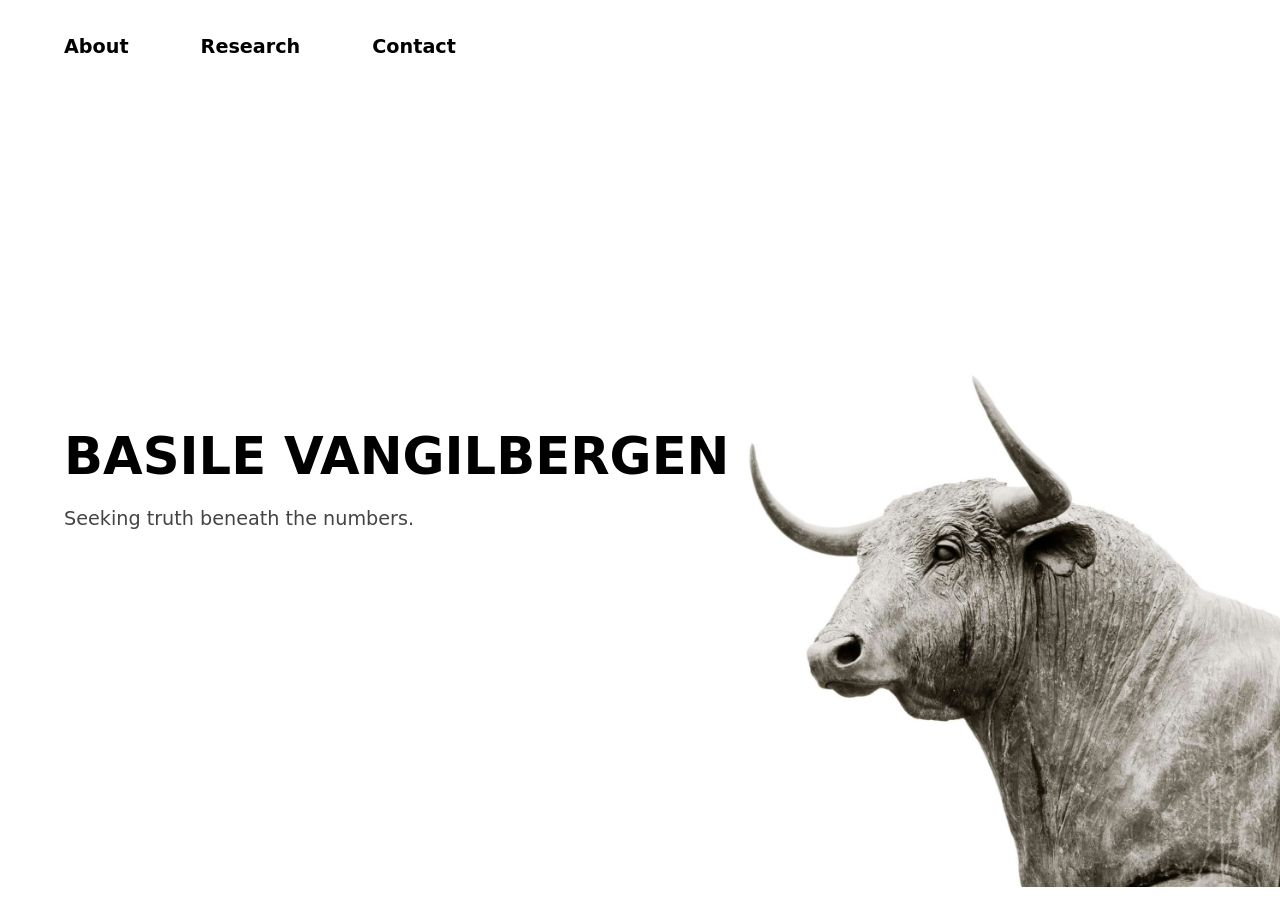
<file: index.html>
<!DOCTYPE html>
<html lang="en">
<head>
  <meta charset="UTF-8">
  <meta name="viewport" content="width=device-width, initial-scale=1">
  <title>Basile Vangilbergen | Finance Research</title>
  <link rel="stylesheet" href="style.css">
</head>
<body class="home">

  <header>
    <nav>
      <a href="about.html">About</a>
      <a href="research.html">Research</a>
      <a href="contact.html">Contact</a>
    </nav>
  </header>

  <main class="hero">
    <div class="hero-text">
      <h1>Basile Vangilbergen</h1>
      <p class="intro">
        Seeking truth beneath the numbers.
      </p>
    </div>

    <img src="images/bull.jpg" alt="Bull statue, symbol of rising markets" class="hero-image">
  </main>

</body>
</html>
</file>
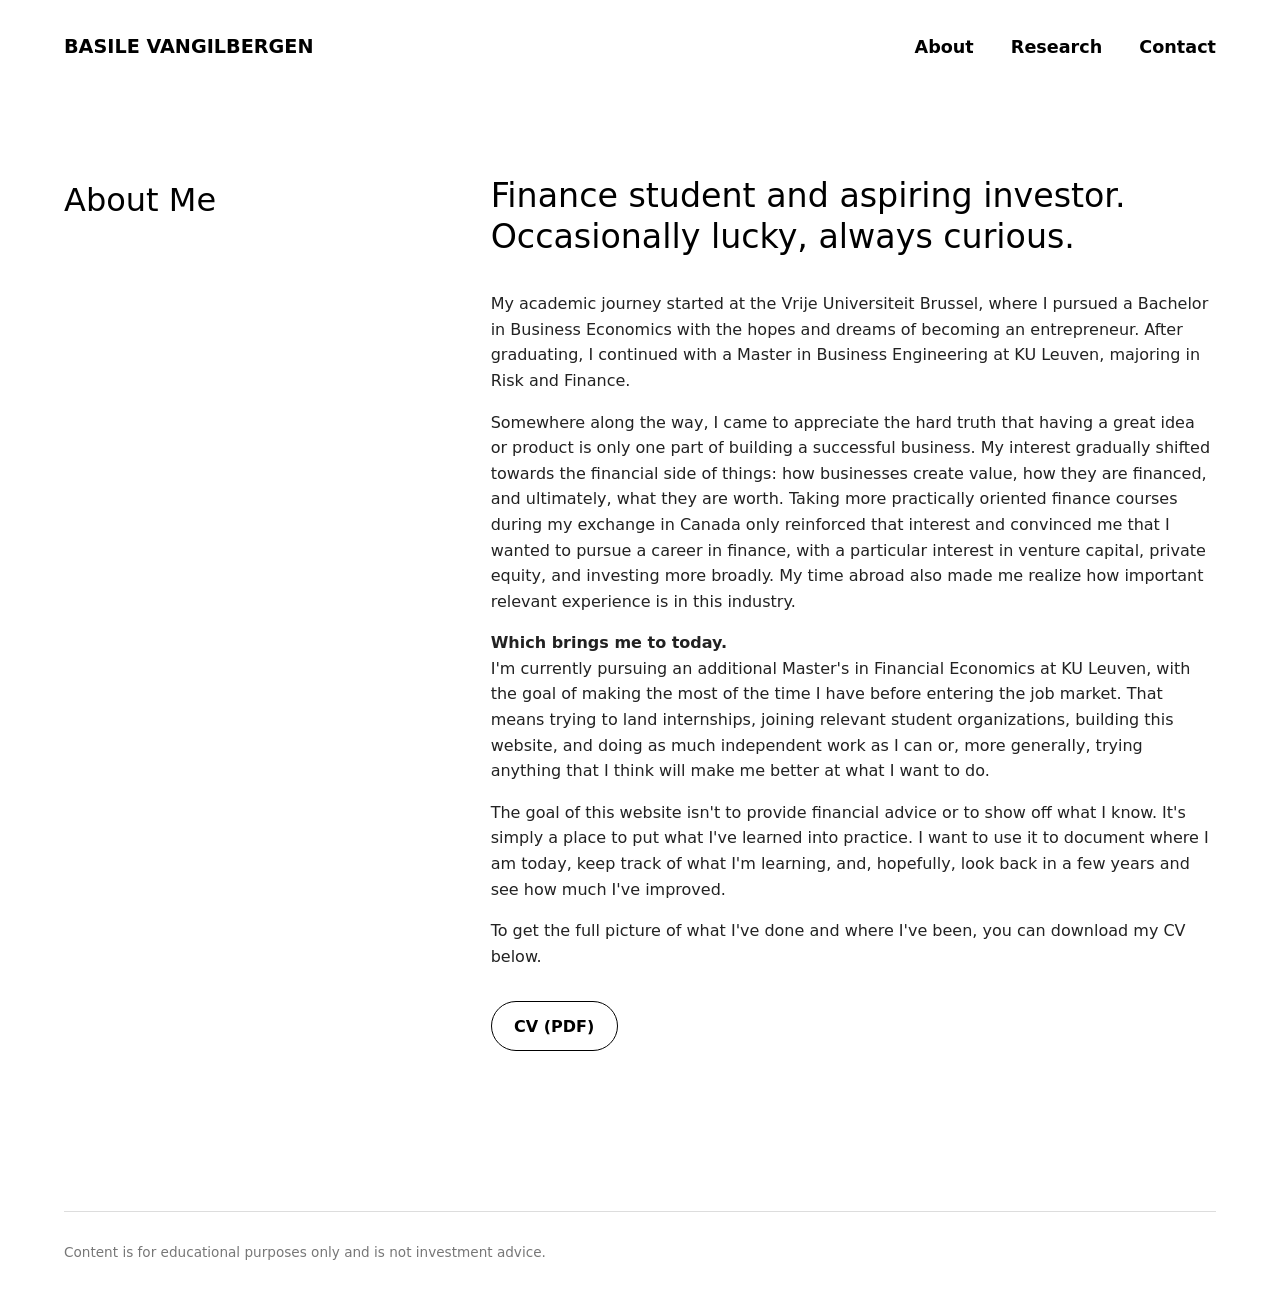
<file: about.html>
<!DOCTYPE html>
<html lang="en">
<head>
  <meta charset="UTF-8">
  <meta name="viewport" content="width=device-width, initial-scale=1">
  <title>About | Basile Vangilbergen</title>
  <link rel="stylesheet" href="style.css">
</head>
<body class="inner">

  <header class="site-header">
    <a href="index.html" class="site-name">Basile Vangilbergen</a>
    <nav>
      <a href="about.html">About</a>
      <a href="research.html">Research</a>
      <a href="contact.html">Contact</a>
    </nav>
  </header>

  <main class="split">
    <h1 class="split-label">About Me</h1>

    <div class="split-content">
      <p class="lead">
        Finance student and aspiring investor. Occasionally lucky, always curious.
      </p>
      <p>
        My academic journey started at the Vrije Universiteit Brussel, where I pursued a
        Bachelor in Business Economics with the hopes and dreams of becoming an
        entrepreneur. After graduating, I continued with a Master in Business Engineering
        at KU Leuven, majoring in Risk and Finance.
      </p>

      <p>
        Somewhere along the way, I came to appreciate the hard truth that having a great
        idea or product is only one part of building a successful business. My interest
        gradually shifted towards the financial side of things: how businesses create
        value, how they are financed, and ultimately, what they are worth. Taking more
        practically oriented finance courses during my exchange in Canada only reinforced
        that interest and convinced me that I wanted to pursue a career in finance, with a
        particular interest in venture capital, private equity, and investing more broadly.
        My time abroad also made me realize how important relevant experience is in this 
        industry.
      </p>

      <p>
        <strong>Which brings me to today.</strong><br>
        I'm currently pursuing an additional Master's in Financial Economics at KU Leuven,
        with the goal of making the most of the time I have before entering the job market.
        That means trying to land internships, joining relevant student organizations,
        building this website, and doing as much independent work as I can or, more
        generally, trying anything that I think will make me better at what I want to do.
      </p>

      <p>
        The goal of this website isn't to provide financial advice or to show off what I
        know. It's simply a place to put what I've learned into practice. I want to use it
        to document where I am today, keep track of what I'm learning, and, hopefully, look
        back in a few years and see how much I've improved.
      </p>

      <p>
        To get the full picture of what I've done and where I've been, you can download my
        CV below.
      <p class="downloads">
          <a href="files/CV/Basile_Vangilbergen_CV.pdf" class="download">CV (PDF)</a>
        </p>
    </div>
  </main>

  <footer>
    <p>Content is for educational purposes only and is not investment advice.</p>
  </footer>

</body>
</html>
</file>
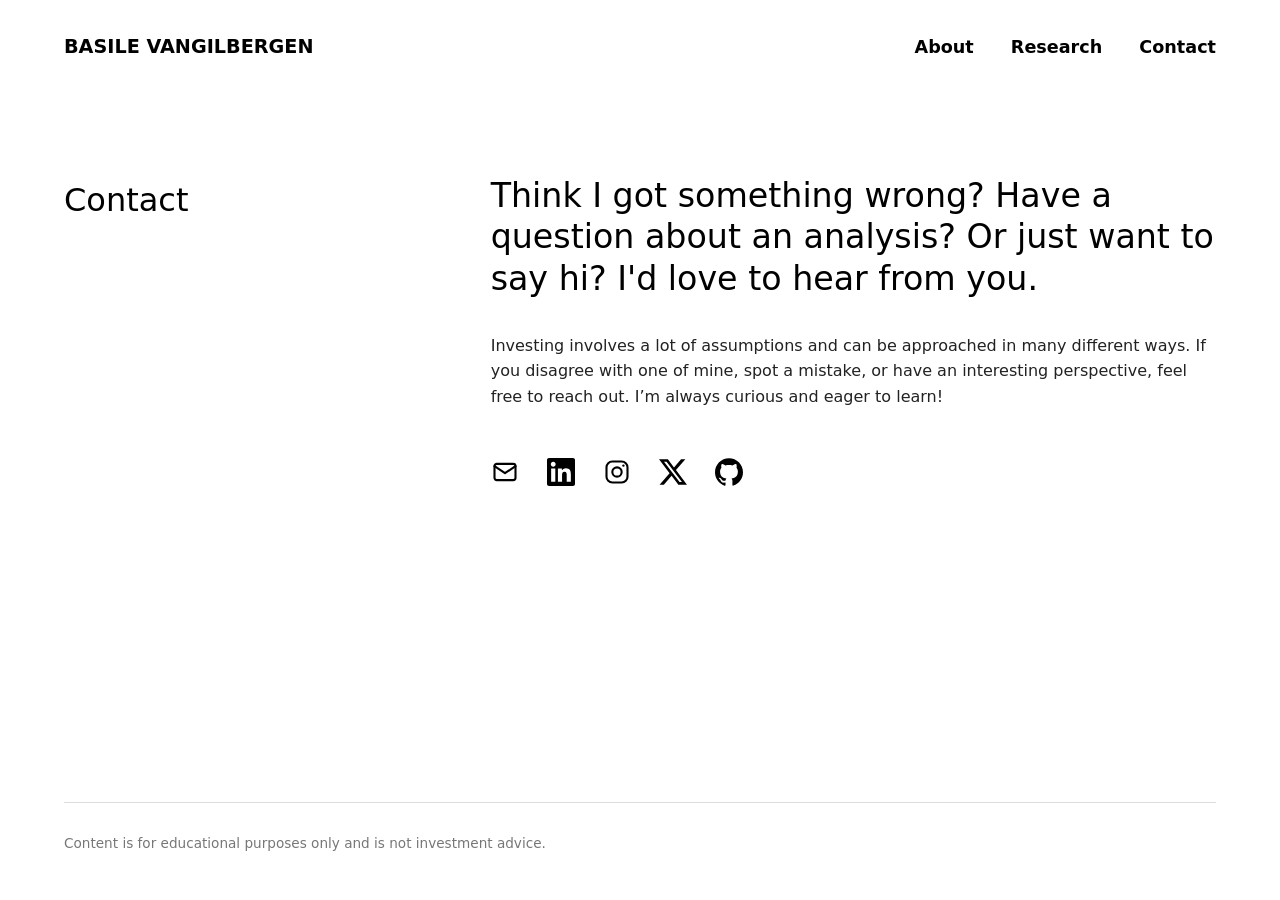
<file: contact.html>
<!DOCTYPE html>
<html lang="en">
<head>
  <meta charset="UTF-8">
  <meta name="viewport" content="width=device-width, initial-scale=1">
  <title>Contact | Basile Vangilbergen</title>
  <link rel="stylesheet" href="style.css">
</head>
<body class="inner">

  <header class="site-header">
    <a href="index.html" class="site-name">Basile Vangilbergen</a>
    <nav>
      <a href="about.html">About</a>
      <a href="research.html">Research</a>
      <a href="contact.html">Contact</a>
    </nav>
  </header>

  <main class="split">
    <h1 class="split-label">Contact</h1>

    <div class="split-content">
      <p class="lead">
        Think I got something wrong? Have a question about an analysis? Or just want to 
        say hi? I'd love to hear from you.
      </p>
      <p>
        Investing involves a lot of assumptions and can be approached in many different ways. 
        If you disagree with one of mine, spot a mistake, or have an interesting perspective, 
        feel free to reach out. I’m always curious and eager to learn!
      </p>

      <ul class="socials">
        <li>
            <a href="mailto:basile.vangilbergen@student.kuleuven.be" aria-label="Email">
            <svg viewBox="0 0 24 24" fill="none" stroke="currentColor" stroke-width="1.8" stroke-linecap="round" stroke-linejoin="round">
                <rect x="3" y="5" width="18" height="14" rx="2"/>
                <polyline points="3,7 12,13 21,7"/>
            </svg>
            </a>
        </li>
        <li>
            <a href="https://www.linkedin.com/in/basilevangilbergen" target="_blank" rel="noopener" aria-label="LinkedIn">
            <svg viewBox="0 0 24 24" fill="currentColor">
                <path d="M20.447 20.452h-3.554v-5.569c0-1.328-.027-3.037-1.852-3.037-1.853 0-2.136 1.445-2.136 2.939v5.667H9.351V9h3.414v1.561h.046c.477-.9 1.637-1.85 3.37-1.85 3.601 0 4.267 2.37 4.267 5.455v6.286zM5.337 7.433c-1.144 0-2.063-.926-2.063-2.065 0-1.138.92-2.063 2.063-2.063 1.14 0 2.064.925 2.064 2.063 0 1.139-.925 2.065-2.064 2.065zm1.782 13.019H3.555V9h3.564v11.452zM22.225 0H1.771C.792 0 0 .774 0 1.729v20.542C0 23.227.792 24 1.771 24h20.451C23.2 24 24 23.227 24 22.271V1.729C24 .774 23.2 0 22.222 0h.003z"/>
            </svg>
            </a>
        </li>
        <li>
            <a href="https://www.instagram.com/basile.vangilbergen/" target="_blank" rel="noopener" aria-label="Instagram">
            <svg viewBox="0 0 24 24" fill="none" stroke="currentColor" stroke-width="1.8">
                <rect x="3" y="3" width="18" height="18" rx="5"/>
                <circle cx="12" cy="12" r="4"/>
                <circle cx="17.5" cy="6.5" r="1" fill="currentColor" stroke="none"/>
            </svg>
            </a>
        </li>
        <li>
            <a href="https://x.com/bvangilbergen23" target="_blank" rel="noopener" aria-label="X">
            <svg viewBox="0 0 24 24" fill="currentColor">
                <path d="M18.901 1.153h3.68l-8.04 9.19L24 22.846h-7.406l-5.8-7.584-6.638 7.584H.474l8.6-9.83L0 1.154h7.594l5.243 6.932ZM17.61 20.644h2.039L6.486 3.24H4.298Z"/>
            </svg>
            </a>
        </li>
        <li>
            <a href="https://github.com/basilevangilbergen" target="_blank" rel="noopener" aria-label="GitHub">
            <svg viewBox="0 0 24 24" fill="currentColor">
                <path d="M12 .297c-6.63 0-12 5.373-12 12 0 5.303 3.438 9.8 8.205 11.385.6.113.82-.258.82-.577 0-.285-.01-1.04-.015-2.04-3.338.724-4.042-1.61-4.042-1.61C4.422 18.07 3.633 17.7 3.633 17.7c-1.087-.744.084-.729.084-.729 1.205.084 1.838 1.236 1.838 1.236 1.07 1.835 2.809 1.305 3.495.998.108-.776.417-1.305.76-1.605-2.665-.3-5.466-1.332-5.466-5.93 0-1.31.465-2.38 1.235-3.22-.135-.303-.54-1.523.105-3.176 0 0 1.005-.322 3.3 1.23.96-.267 1.98-.399 3-.405 1.02.006 2.04.138 3 .405 2.28-1.552 3.285-1.23 3.285-1.23.645 1.653.24 2.873.12 3.176.765.84 1.23 1.91 1.23 3.22 0 4.61-2.805 5.625-5.475 5.92.42.36.81 1.096.81 2.22 0 1.606-.015 2.896-.015 3.286 0 .315.21.69.825.57C20.565 22.092 24 17.592 24 12.297c0-6.627-5.373-12-12-12"/>
            </svg>
            </a>
        </li>
        </ul>
    </div>
  </main>

  <footer>
    <p>Content is for educational purposes only and is not investment advice.</p>
  </footer>

</body>
</html>
</file>
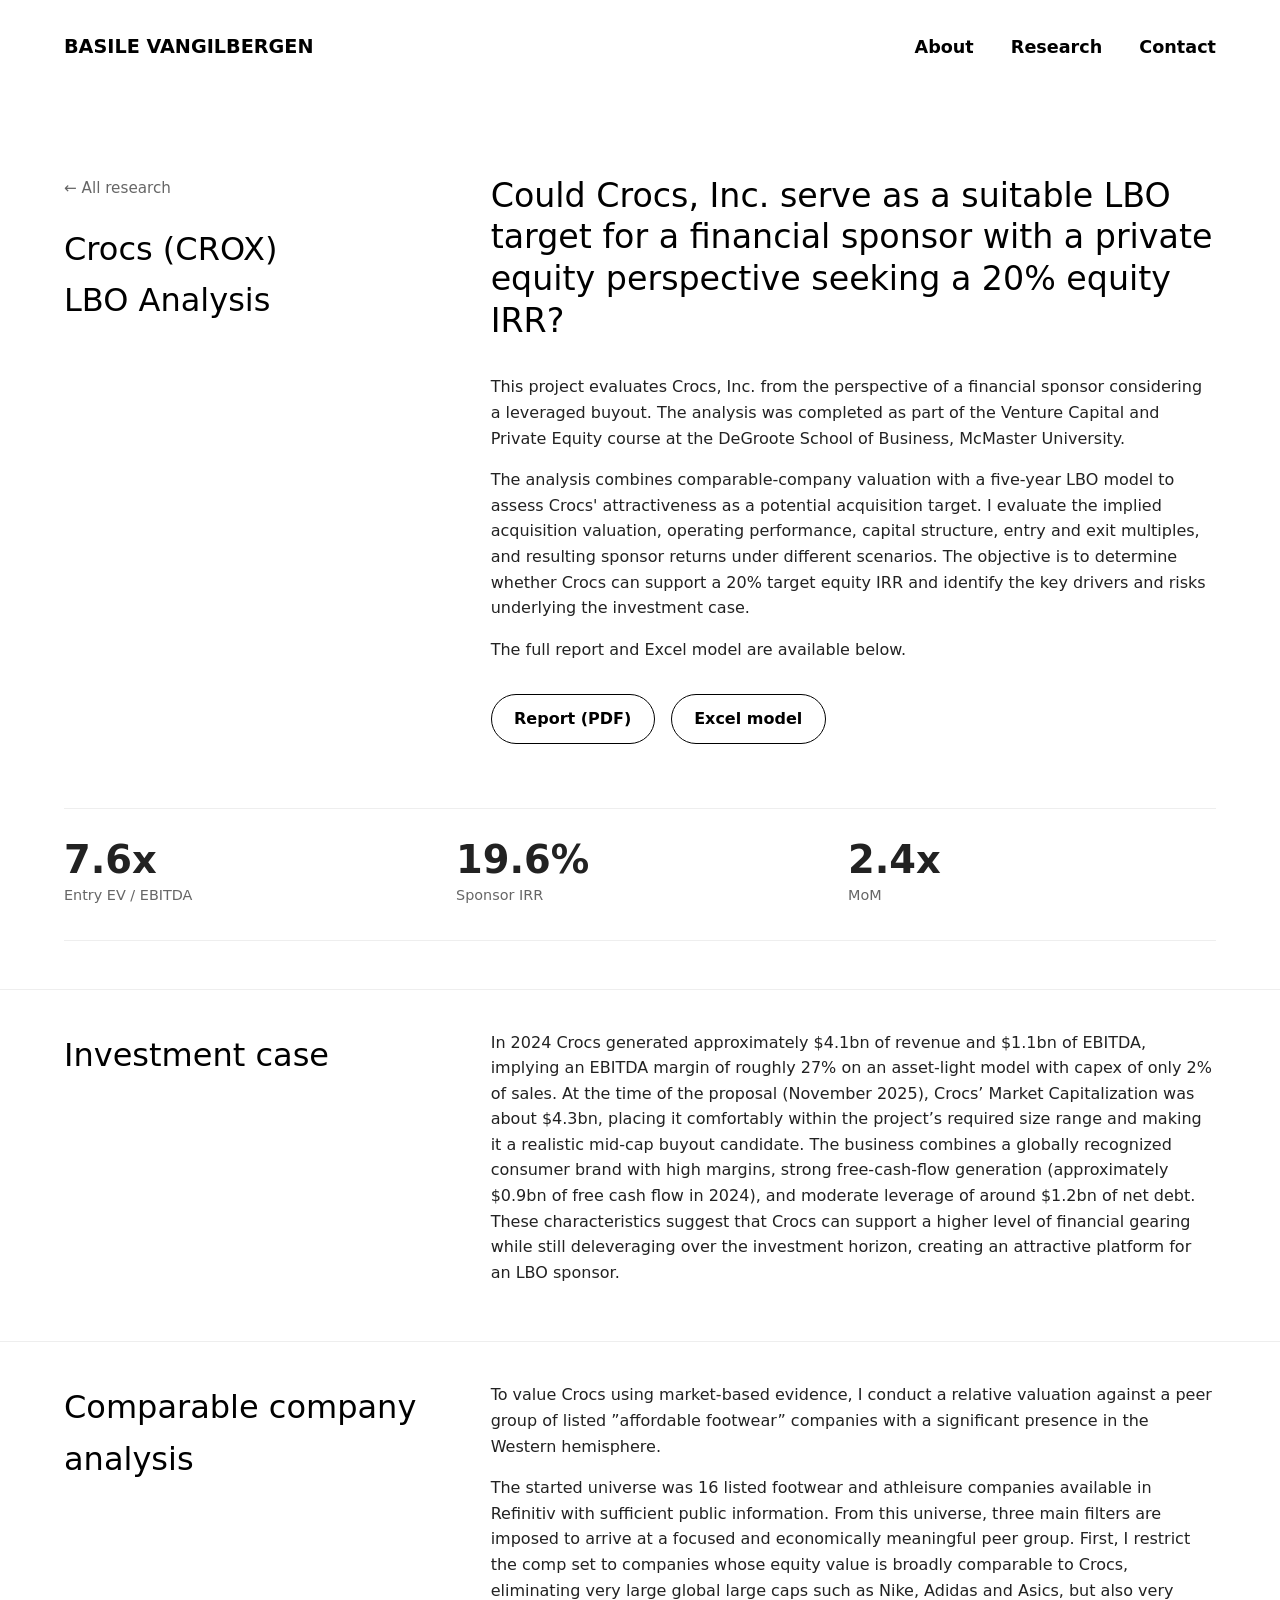
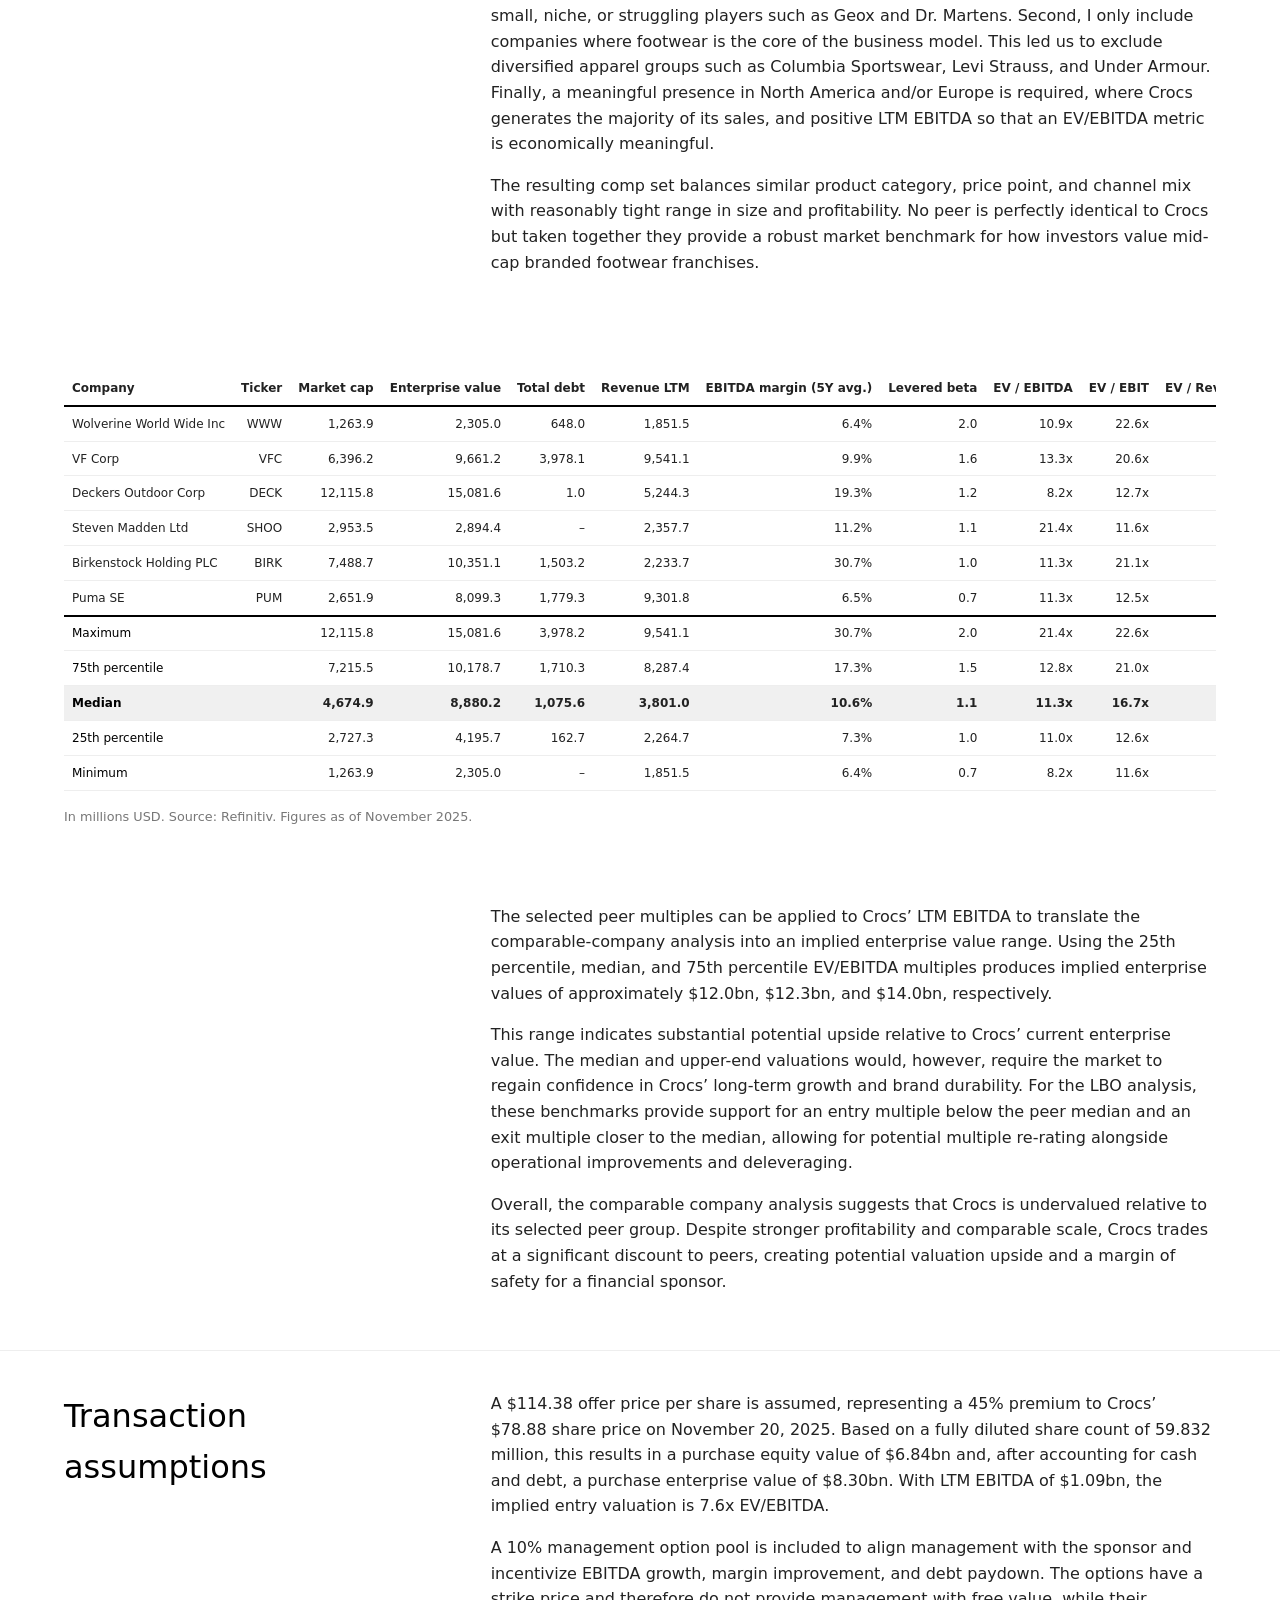
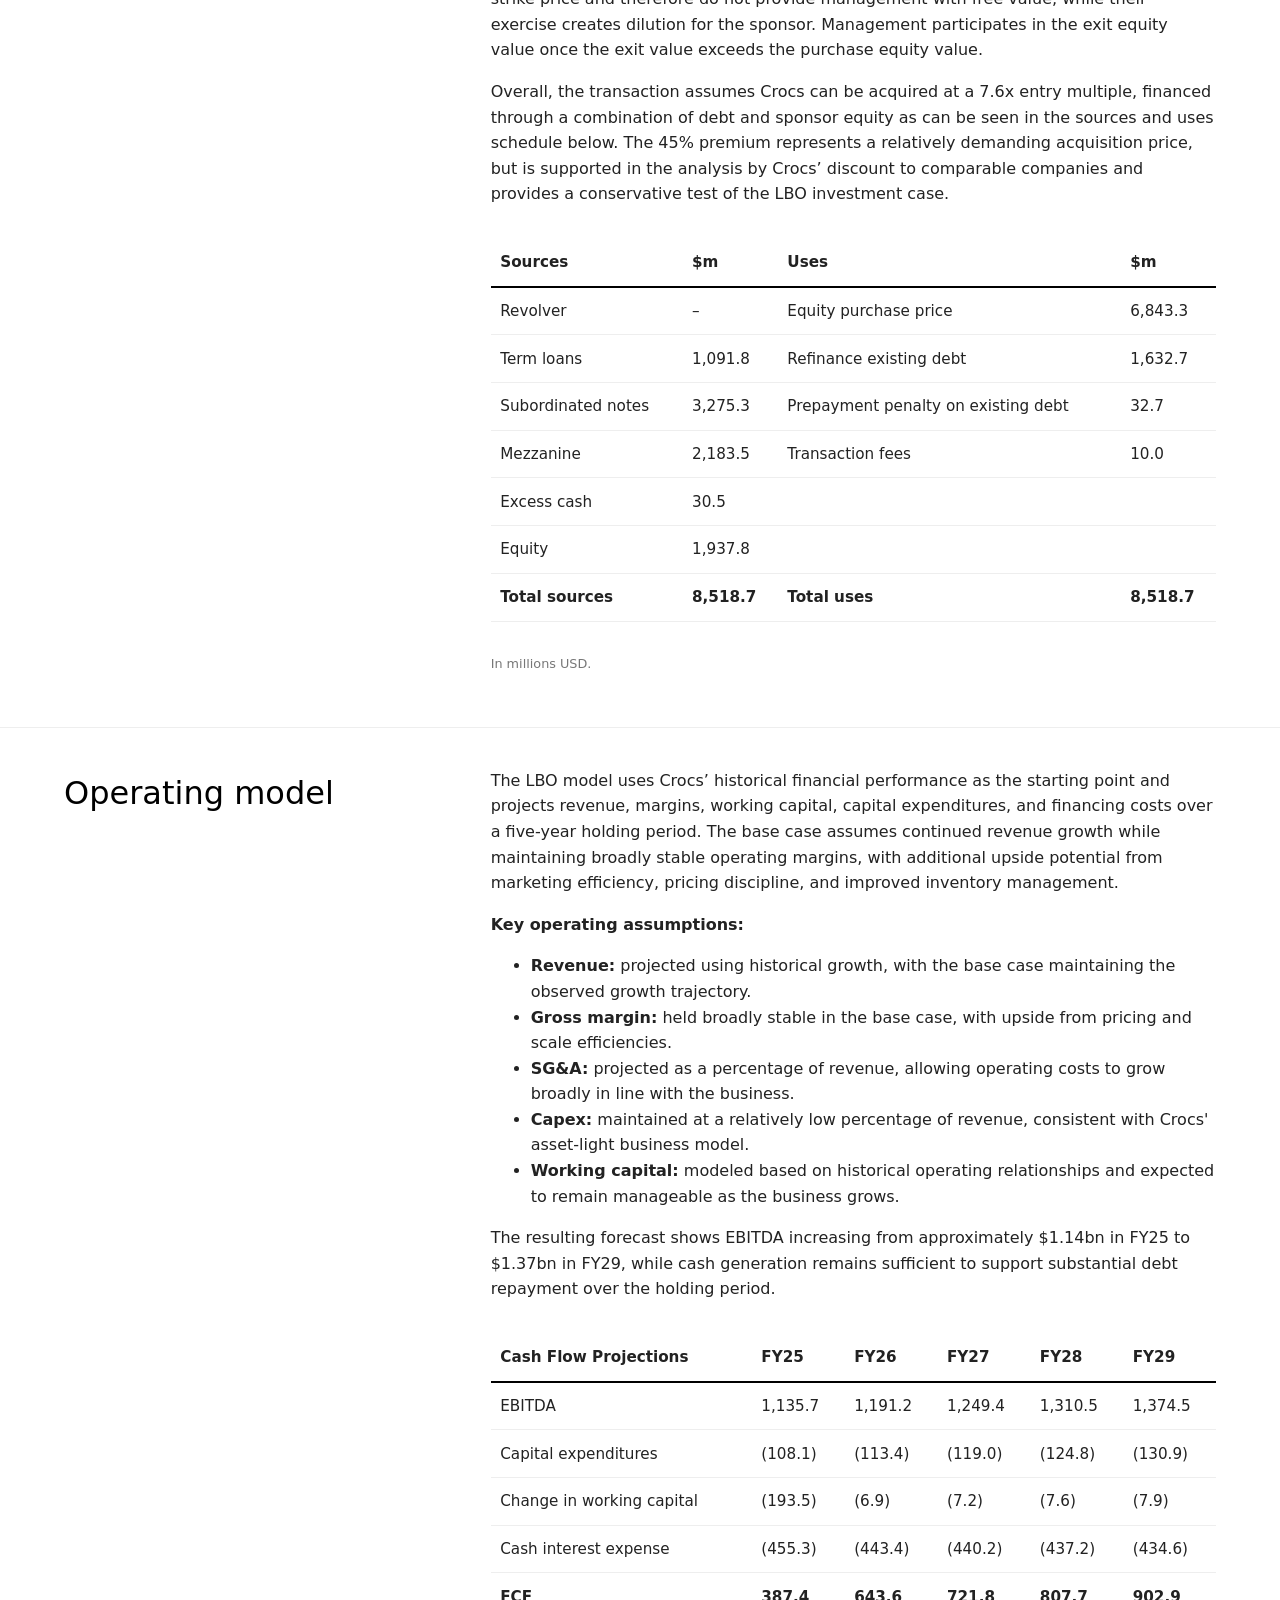
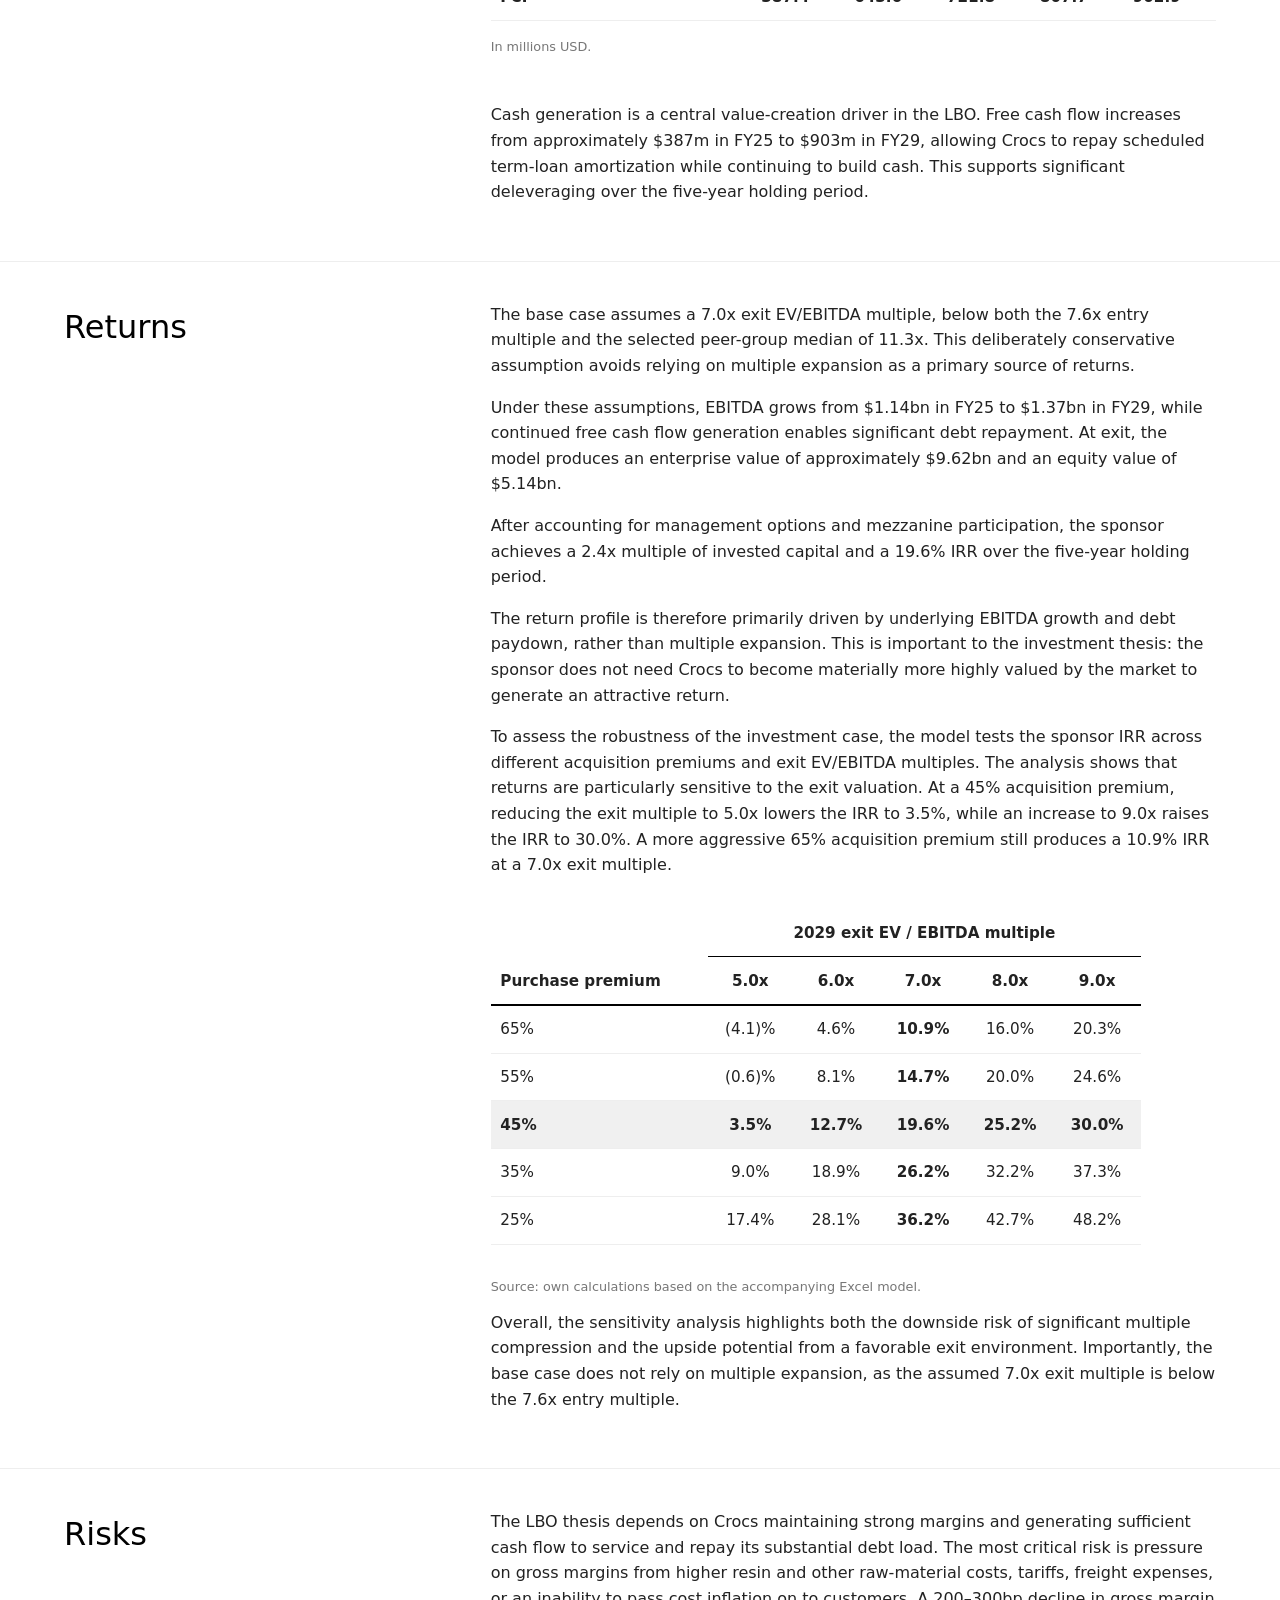
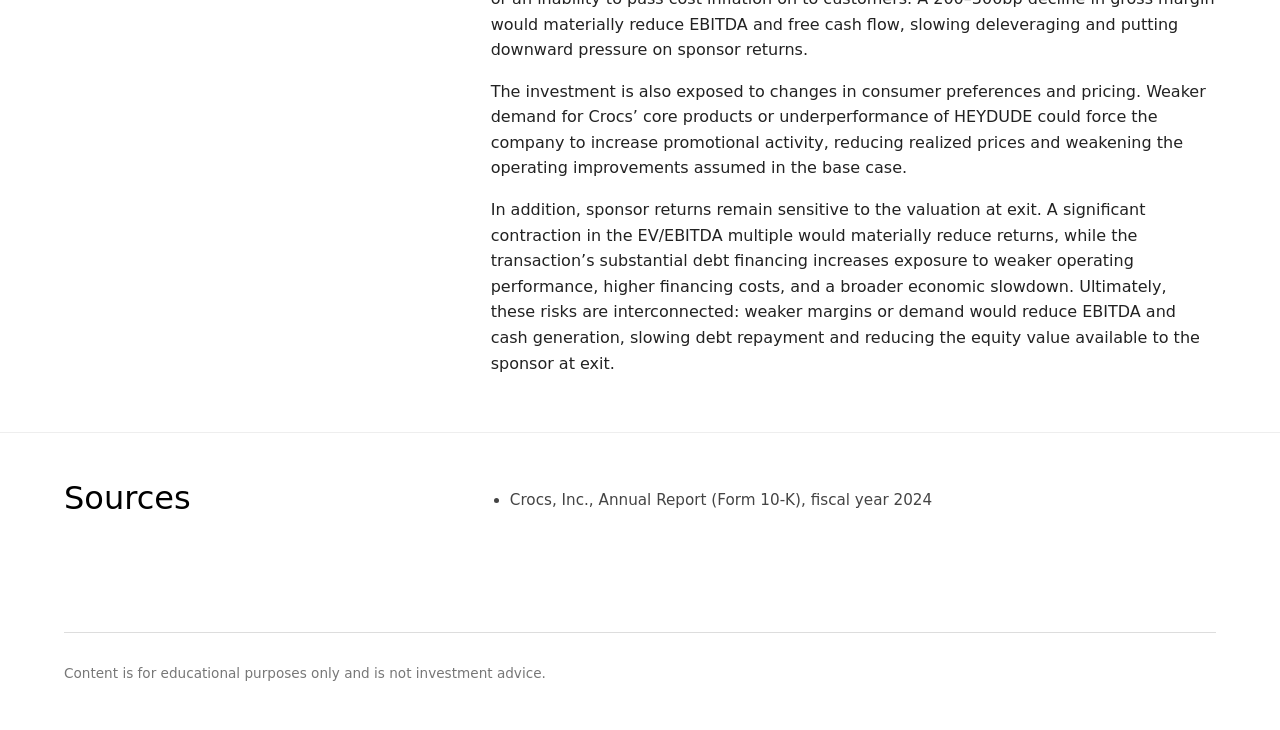
<file: crocs-lbo.html>
<!DOCTYPE html>
<html lang="en">
<head>
  <meta charset="UTF-8">
  <meta name="viewport" content="width=device-width, initial-scale=1">
  <title>Crocs LBO | Basile Vangilbergen</title>
  <link rel="stylesheet" href="../style.css">
</head>
<body class="inner">

  <header class="site-header">
    <a href="../index.html" class="site-name">Basile Vangilbergen</a>
    <nav>
      <a href="../about.html">About</a>
      <a href="../research.html">Research</a>
      <a href="../contact.html">Contact</a>
    </nav>
  </header>

  <main>

    <!-- Title and summary -->
    <section class="split split-intro">
      <div>
        <a href="../research.html" class="back-link">← All research</a>
        <h1 class="split-label">Crocs (CROX)<br>LBO Analysis</h1>
      </div>
      <div class="split-content">
        <p class="lead">
           Could Crocs, Inc. serve as a suitable LBO target for a financial sponsor with a private equity perspective
           seeking  a 20% equity IRR?
        </p>
        <p>
          This project evaluates Crocs, Inc. from the perspective of a financial sponsor considering a
          leveraged buyout. The analysis was completed as part of the Venture Capital and Private Equity course
          at the DeGroote School of Business, McMaster University.
        </p>
        <p>
          The analysis combines comparable-company valuation with a five-year LBO model to assess Crocs'
          attractiveness as a potential acquisition target. I evaluate the implied acquisition valuation,
          operating performance, capital structure, entry and exit multiples, and resulting sponsor returns
          under different scenarios. The objective is to determine whether Crocs can support a 20% target equity
          IRR and identify the key drivers and risks underlying the investment case.
        </p>
        <p>
          The full report and Excel model are available below.
        </p>
        <p class="downloads">
          <a href="../files/crocs/crocs-lbo-report.pdf" class="download">Report (PDF)</a>
          <a href="../files/crocs/crocs-lbo-model.xlsx" class="download">Excel model</a>
        </p>
      </div>
    </section>

    <!-- Key figures -->
    <section class="key-figures">
      <div class="stat"><span class="stat-value">7.6x</span><span class="stat-label">Entry EV / EBITDA</span></div>
      <div class="stat"><span class="stat-value">19.6%</span><span class="stat-label">Sponsor IRR</span></div>
      <div class="stat"><span class="stat-value">2.4x</span><span class="stat-label">MoM</span></div>
    </section>

    <!-- Write-up sections -->
    <section class="split layer">
      <h2 class="split-label">Investment case</h2>
      <div class="split-content">
        <p>
          In 2024 Crocs generated approximately $4.1bn of revenue and $1.1bn of EBITDA,
          implying an EBITDA margin of roughly 27% on an asset-light model with capex of only 2% of sales.
          At the time of the proposal (November 2025), Crocs’ Market Capitalization was about $4.3bn,
          placing it comfortably within the project’s required size range and making it a realistic
          mid-cap buyout candidate. The business combines a globally recognized consumer brand with high margins,
          strong free-cash-flow generation (approximately $0.9bn of free cash flow in 2024), and moderate leverage
          of around $1.2bn of net debt. These characteristics suggest that Crocs can support a higher level of
          financial gearing while still deleveraging over the investment horizon, creating an attractive platform
          for an LBO sponsor.
        </p>
      </div>
    </section>

    <section class="split layer">
      <h2 class="split-label">Comparable company analysis</h2>
      <div class="split-content">
        <p>
          To value Crocs using market-based evidence, I conduct a relative valuation against
          a peer group of listed ”affordable footwear” companies with a significant presence
          in the Western hemisphere. 
        </p>

        <p>
          The started universe was 16 listed footwear and athleisure companies available in Refinitiv
          with sufficient public information. From this universe, three main filters are imposed to arrive
          at a focused and economically meaningful peer group. First, I restrict the comp set to companies
          whose equity value is broadly comparable to Crocs, eliminating very large global large caps such
          as Nike, Adidas and Asics, but also very small, niche, or struggling players such as Geox and
          Dr. Martens. Second, I only include companies where footwear is the core of the business model. 
          This led us to exclude diversified apparel groups such as Columbia Sportswear, Levi Strauss, and Under Armour. 
          Finally, a meaningful presence in North America and/or Europe is required, where Crocs generates
          the majority of its sales, and positive LTM EBITDA so that an EV/EBITDA metric is economically meaningful.
        </p>

        <p>
          The resulting comp set balances similar product category, price point, and channel mix with
          reasonably tight range in size and profitability. No peer is perfectly identical to Crocs
          but taken together they provide a robust market benchmark for how investors value mid-cap
          branded footwear franchises.
        </p>
      </div>

      <div class="wide-table">
        <div class="table-wrap">
          <table class="comps">
            <thead>
              <tr>
                <th>Company</th>
                <th>Ticker</th>
                <th>Market cap</th>
                <th>Enterprise value</th>
                <th>Total debt</th>
                <th>Revenue LTM</th>
                <th>EBITDA margin (5Y avg.)</th>
                <th>Levered beta</th>
                <th>EV / EBITDA</th>
                <th>EV / EBIT</th>
                <th>EV / Revenue</th>
                <th>WACC tax rate</th>
              </tr>
            </thead>
            <tbody>
              <tr>                
                <td>Wolverine World Wide Inc</td><td>WWW</td>                
                <td>1,263.9</td><td>2,305.0</td><td>648.0</td><td>1,851.5</td>                
                <td>6.4%</td><td>2.0</td><td>10.9x</td><td>22.6x</td><td>1.0x</td><td>21.7%</td>              
              </tr>              
              <tr>                
                <td>VF Corp</td><td>VFC</td>                
                <td>6,396.2</td><td>9,661.2</td><td>3,978.1</td><td>9,541.1</td>                
                <td>9.9%</td><td>1.6</td><td>13.3x</td><td>20.6x</td><td>1.1x</td><td>21.5%</td>              
              </tr>              
              <tr>                
                <td>Deckers Outdoor Corp</td><td>DECK</td>                
                <td>12,115.8</td><td>15,081.6</td><td>1.0</td><td>5,244.3</td>                
                <td>19.3%</td><td>1.2</td><td>8.2x</td><td>12.7x</td><td>2.0x</td><td>22.4%</td>              
              </tr>              <tr>                <td>Steven Madden Ltd</td><td>SHOO</td>                
                <td>2,953.5</td><td>2,894.4</td><td>–</td><td>2,357.7</td>                
                <td>11.2%</td><td>1.1</td><td>21.4x</td><td>11.6x</td><td>1.3x</td><td>22.1%</td>              
              </tr>              
              <tr>                
                <td>Birkenstock Holding PLC</td><td>BIRK</td>                
                <td>7,488.7</td><td>10,351.1</td><td>1,503.2</td><td>2,233.7</td>                
                <td>30.7%</td><td>1.0</td><td>11.3x</td><td>21.1x</td><td>3.8x</td><td>24.9%</td>              
              </tr>              
              <tr>                
                <td>Puma SE</td><td>PUM</td>                
                <td>2,651.9</td><td>8,099.3</td><td>1,779.3</td><td>9,301.8</td>                
                <td>6.5%</td><td>0.7</td><td>11.3x</td><td>12.5x</td><td>0.5x</td><td>24.6%</td>              
              </tr>
            </tbody>
            <tfoot>
              <tr>
                <th colspan="2">Maximum</th>
                <td>12,115.8</td><td>15,081.6</td><td>3,978.2</td><td>9,541.1</td>
                <td>30.7%</td><td>2.0</td><td>21.4x</td><td>22.6x</td><td>3.8x</td><td>24.9%</td>
              </tr>
              <tr>
                <th colspan="2">75th percentile</th>
                <td>7,215.5</td><td>10,178.7</td><td>1,710.3</td><td>8,287.4</td>
                <td>17.3%</td><td>1.5</td><td>12.8x</td><td>21.0x</td><td>1.9x</td><td>24.1%</td>
              </tr>
              <tr class="median">
                <th colspan="2">Median</th>
                <td>4,674.9</td><td>8,880.2</td><td>1,075.6</td><td>3,801.0</td>
                <td>10.6%</td><td>1.1</td><td>11.3x</td><td>16.7x</td><td>1.2x</td><td>22.3%</td>
              </tr>
              <tr>
                <th colspan="2">25th percentile</th>
                <td>2,727.3</td><td>4,195.7</td><td>162.7</td><td>2,264.7</td>
                <td>7.3%</td><td>1.0</td><td>11.0x</td><td>12.6x</td><td>1.0x</td><td>21.8%</td>
              </tr>
              <tr>
                <th colspan="2">Minimum</th>
                <td>1,263.9</td><td>2,305.0</td><td>–</td><td>1,851.5</td>
                <td>6.4%</td><td>0.7</td><td>8.2x</td><td>11.6x</td><td>0.5x</td><td>21.5%</td>
              </tr>
            </tfoot>
          </table>
        </div>
        <p class="table-source">In millions USD. Source: Refinitiv. Figures as of November 2025.</p>
      </div>

      <div class="split-content continued">
        <p>
          The selected peer multiples can be applied to Crocs’ LTM EBITDA to translate the comparable-company
          analysis into an implied enterprise value range. Using the 25th percentile, median, and 75th percentile
          EV/EBITDA multiples produces implied enterprise values of approximately $12.0bn, $12.3bn, and $14.0bn,
          respectively. 
        </p>
        <p>
          This range indicates substantial potential upside relative to Crocs’ current enterprise value.
          The median and upper-end valuations would, however, require the market to regain confidence in Crocs’
          long-term growth and brand durability. For the LBO analysis, these benchmarks provide support for an
          entry multiple below the peer median and an exit multiple closer to the median, allowing for potential
          multiple re-rating alongside operational improvements and deleveraging.
        </p>
        <p>
          Overall, the comparable company analysis suggests that Crocs is undervalued relative to its selected
          peer group. Despite stronger profitability and comparable scale, Crocs trades at a significant discount
          to peers, creating potential valuation upside and a margin of safety for a financial sponsor.
        </p>
      </div>
    </section>


    <section class="split layer">
      <h2 class="split-label">Transaction assumptions</h2>
      <div class="split-content">
        <p>
          A $114.38 offer price per share is assumed, representing a 45% premium to Crocs’ $78.88 share price
          on November 20, 2025. Based on a fully diluted share count of 59.832 million, this results in a purchase
          equity value of $6.84bn and, after accounting for cash and debt, a purchase enterprise value of $8.30bn.
          With LTM EBITDA of $1.09bn, the implied entry valuation is 7.6x EV/EBITDA.
        </p>
        <p>
          A 10% management option pool is included to align management with the sponsor and incentivize EBITDA growth,
          margin improvement, and debt paydown. The options have a strike price and therefore do not provide management
          with free value, while their exercise creates dilution for the sponsor. Management participates in the exit
          equity value once the exit value exceeds the purchase equity value.
        </p>
        <p>
          Overall, the transaction assumes Crocs can be acquired at a 7.6x entry multiple,
          financed through a combination of debt and sponsor equity as can be seen in the sources and uses schedule below.
          The 45% premium represents a relatively demanding acquisition price, but is supported in the analysis by
          Crocs’ discount to comparable companies and provides a conservative test of the LBO investment case.
        </p>

        <div class="table-wrap">
          <table>
            <thead>
              <tr><th>Sources</th><th>$m</th><th>Uses</th><th>$m</th></tr>
            </thead>
            <tbody>
              <tr><td>Revolver</td><td>–</td><td>Equity purchase price</td><td>6,843.3</td></tr>
              <tr><td>Term loans</td><td>1,091.8</td><td>Refinance existing debt</td><td>1,632.7</td></tr>
              <tr><td>Subordinated notes</td><td>3,275.3</td><td>Prepayment penalty on existing debt</td><td>32.7</td></tr>
              <tr><td>Mezzanine</td><td>2,183.5</td><td>Transaction fees</td><td>10.0</td></tr>
              <tr><td>Excess cash</td><td>30.5</td><td></td><td></td></tr>
              <tr><td>Equity</td><td>1,937.8</td><td></td><td></td></tr>
              <tr><td><strong>Total sources</strong></td><td><strong>8,518.7</strong></td><td><strong>Total uses</strong></td><td><strong>8,518.7</strong></td></tr>
            </tbody>
          </table>
        </div>
        <p class="table-source">In millions USD.</p>
      </div>
    </section>

    <section class="split layer">
      <h2 class="split-label">Operating model</h2>
      <div class="split-content">
        <p>
          The LBO model uses Crocs’ historical financial performance as the starting point and projects revenue,
          margins, working capital, capital expenditures, and financing costs over a five-year holding period.
          The base case assumes continued revenue growth while maintaining broadly stable operating margins,
          with additional upside potential from marketing efficiency, pricing discipline, and improved inventory
          management.
        </p>
        <p><strong>Key operating assumptions:</strong></p>
        <ul>
          <li><strong>Revenue:</strong> projected using historical growth, with the base case maintaining the observed growth trajectory.</li>
          <li><strong>Gross margin:</strong>  held broadly stable in the base case, with upside from pricing and scale efficiencies.</li>
          <li><strong>SG&A:</strong> projected as a percentage of revenue, allowing operating costs to grow broadly in line with the business.</li>
          <li><strong>Capex:</strong> maintained at a relatively low percentage of revenue, consistent with Crocs' asset-light business model.</li>
          <li><strong>Working capital:</strong> modeled based on historical operating relationships and expected to remain manageable as the business grows.</li>
        </ul>
        <p>
          The resulting forecast shows EBITDA increasing from approximately $1.14bn in FY25 to $1.37bn in FY29,
          while cash generation remains sufficient to support substantial debt repayment over the holding period.
        </p>

        <div class="table-wrap">
          <table>
            <thead>
              <tr><th>Cash Flow Projections</th><th>FY25</th><th>FY26</th><th>FY27</th><th>FY28</th><th>FY29</th></tr>
            </thead>
            <tbody>
              <tr><td>EBITDA</td><td>1,135.7</td><td>1,191.2</td><td>1,249.4</td><td>1,310.5</td><td>1,374.5</td></tr>
              <tr><td>Capital expenditures</td><td>(108.1)</td><td>(113.4)</td><td>(119.0)</td><td>(124.8)</td><td>(130.9)</td></tr>
              <tr><td>Change in working capital</td><td>(193.5)</td><td>(6.9)</td><td>(7.2)</td><td>(7.6)</td><td>(7.9)</td></tr>
              <tr><td>Cash interest expense</td><td>(455.3)</td><td>(443.4)</td><td>(440.2)</td><td>(437.2)</td><td>(434.6)</td></tr>
              <tr><td><strong>FCF</strong></td><td><strong>387.4</strong></td><td><strong>643.6</strong></td><td><strong>721.8</strong></td><td><strong>807.7</strong></td><td><strong>902.9</strong></td></tr>
            </tbody>
          </table>
          <p class="table-source">In millions USD.</p>
        </div>

        <p>
          Cash generation is a central value-creation driver in the LBO. Free cash flow increases from approximately
          $387m in FY25 to $903m in FY29, allowing Crocs to repay scheduled term-loan amortization while continuing
          to build cash. This supports significant deleveraging over the five-year holding period.
        </p>

      </div>
    </section>

    <section class="split layer">
      <h2 class="split-label">Returns</h2>
      <div class="split-content">
        <p>
          The base case assumes a 7.0x exit EV/EBITDA multiple, below both the 7.6x entry multiple and
          the selected peer-group median of 11.3x. This deliberately conservative assumption avoids relying
          on multiple expansion as a primary source of returns.
        </p>
        <p>
          Under these assumptions, EBITDA grows from $1.14bn in FY25 to $1.37bn in FY29, while continued
          free cash flow generation enables significant debt repayment. At exit, the model produces an enterprise
          value of approximately $9.62bn and an equity value of $5.14bn.
        </p>
        <p>
          After accounting for management options and mezzanine participation, the sponsor achieves a 2.4x
          multiple of invested capital and a 19.6% IRR over the five-year holding period.
        </p>
        <p>
          The return profile is therefore primarily driven by underlying EBITDA growth and debt paydown,
          rather than multiple expansion. This is important to the investment thesis: the sponsor does not
          need Crocs to become materially more highly valued by the market to generate an attractive return.
        </p>
        <p>
          To assess the robustness of the investment case, the model tests the sponsor IRR across different
          acquisition premiums and exit EV/EBITDA multiples. The analysis shows that returns are particularly
          sensitive to the exit valuation. At a 45% acquisition premium, reducing the exit multiple to 5.0x
          lowers the IRR to 3.5%, while an increase to 9.0x raises the IRR to 30.0%. A more aggressive 65%
          acquisition premium still produces a 10.9% IRR at a 7.0x exit multiple.
        </p>
        <div class="table-wrap">
          <table class="sens">
            <thead>
              <tr>
                <th rowspan="2" class="corner">Purchase premium</th>
                <th colspan="5" class="group">2029 exit EV / EBITDA multiple</th>
              </tr>
              <tr>
                <th>5.0x</th>
                <th>6.0x</th>
                <th class="base-col">7.0x</th>
                <th>8.0x</th>
                <th>9.0x</th>
              </tr>
            </thead>
            <tbody>
              <tr>
                <th scope="row">65%</th>
                <td>(4.1)%</td><td>4.6%</td><td class="base-col">10.9%</td><td>16.0%</td><td>20.3%</td>
              </tr>
              <tr>
                <th scope="row">55%</th>
                <td>(0.6)%</td><td>8.1%</td><td class="base-col">14.7%</td><td>20.0%</td><td>24.6%</td>
              </tr>
              <tr class="base-row">
                <th scope="row">45%</th>
                <td>3.5%</td><td>12.7%</td><td class="base-col">19.6%</td><td>25.2%</td><td>30.0%</td>
              </tr>
              <tr>
                <th scope="row">35%</th>
                <td>9.0%</td><td>18.9%</td><td class="base-col">26.2%</td><td>32.2%</td><td>37.3%</td>
              </tr>
              <tr>
                <th scope="row">25%</th>
                <td>17.4%</td><td>28.1%</td><td class="base-col">36.2%</td><td>42.7%</td><td>48.2%</td>
              </tr>
            </tbody>
          </table>
        </div>
        <p class="table-source">Source: own calculations based on the accompanying Excel model.</p>
        <p>
          Overall, the sensitivity analysis highlights both the downside risk of significant multiple compression
          and the upside potential from a favorable exit environment. Importantly, the base case does not rely on
          multiple expansion, as the assumed 7.0x exit multiple is below the 7.6x entry multiple.
        </p>
      </div>
    </section>

    <section class="split layer">
      <h2 class="split-label">Risks</h2>
      <div class="split-content">
        <p>
          The LBO thesis depends on Crocs maintaining strong margins and generating sufficient cash flow to
          service and repay its substantial debt load. The most critical risk is pressure on gross margins
          from higher resin and other raw-material costs, tariffs, freight expenses, or an inability to pass
          cost inflation on to customers. A 200–300bp decline in gross margin would materially reduce EBITDA 
          and free cash flow, slowing deleveraging and putting downward pressure on sponsor returns.
        </p>
        <p>
          The investment is also exposed to changes in consumer preferences and pricing. Weaker demand for
          Crocs’ core products or underperformance of HEYDUDE could force the company to increase promotional
          activity, reducing realized prices and weakening the operating improvements assumed in the base case.
        </p>
        <p>
          In addition, sponsor returns remain sensitive to the valuation at exit. A significant contraction in
          the EV/EBITDA multiple would materially reduce returns, while the transaction’s substantial debt financing
          increases exposure to weaker operating performance, higher financing costs, and a broader economic slowdown.
          Ultimately, these risks are interconnected: weaker margins or demand would reduce EBITDA and cash generation,
          slowing debt repayment and reducing the equity value available to the sponsor at exit.
        </p>
      </div>
    </section>

    <section class="split layer">
      <h2 class="split-label">Sources</h2>
      <div class="split-content">
        <ul class="sources">
          <li>Crocs, Inc., Annual Report (Form 10-K), fiscal year 2024</li>
        </ul>
      </div>
    </section>

  </main>

  <footer>
    <p>Content is for educational purposes only and is not investment advice.</p>
  </footer>

</body>
</html>
</file>
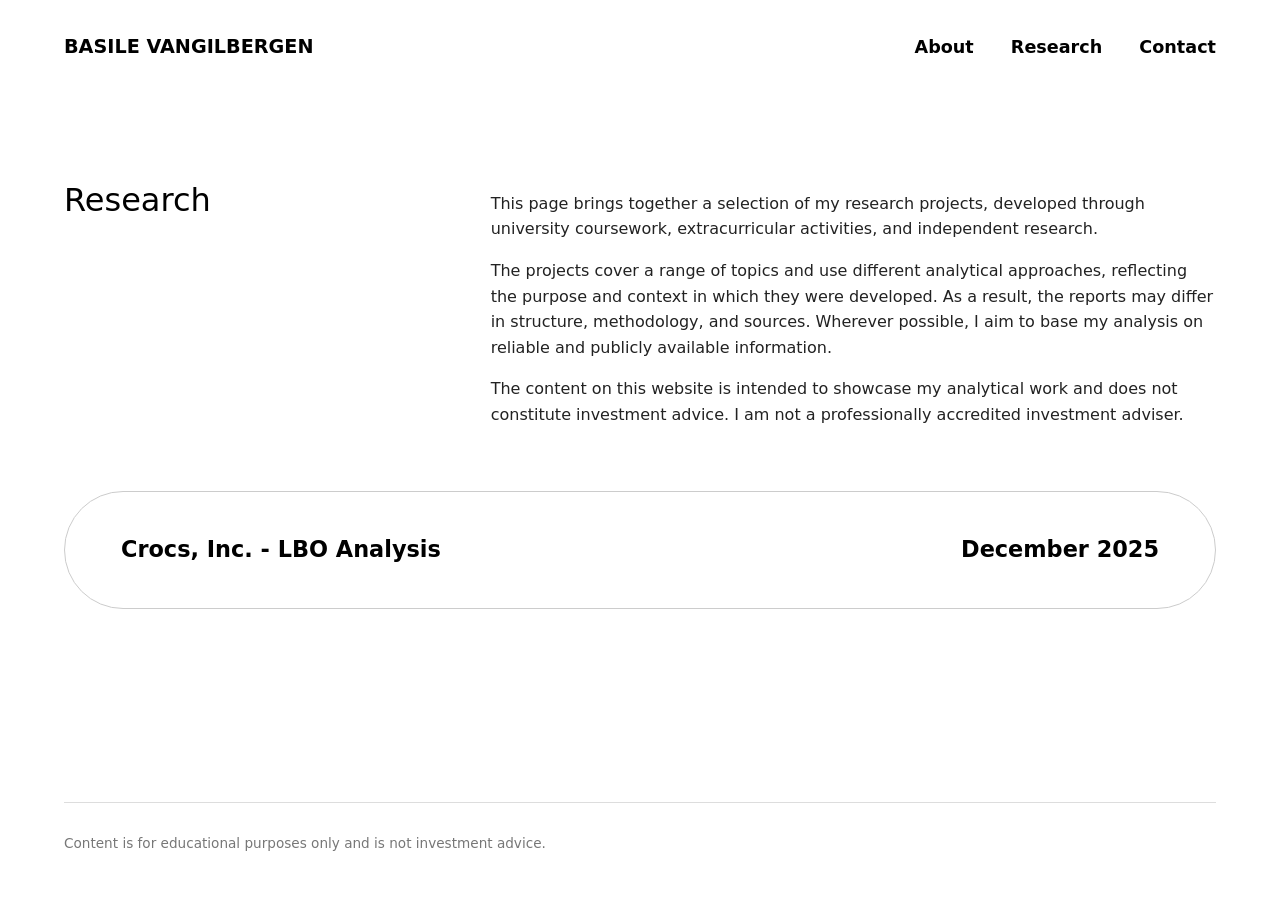
<file: research.html>
<!DOCTYPE html>
<html lang="en">
<head>
  <meta charset="UTF-8">
  <meta name="viewport" content="width=device-width, initial-scale=1">
  <title>Research | Basile Vangilbergen</title>
  <link rel="stylesheet" href="style.css">
</head>
<body class="inner">

  <header class="site-header">
    <a href="index.html" class="site-name">Basile Vangilbergen</a>
    <nav>
      <a href="about.html">About</a>
      <a href="research.html">Research</a>
      <a href="contact.html">Contact</a>
    </nav>
  </header>

  <main>
    <section class="split split-intro">
      <h1 class="split-label">Research</h1>
      <div class="split-content">
        <p>
          This page brings together a selection of my research projects, developed through
          university coursework, extracurricular activities, and independent research.
        </p>
        <p>
          The projects cover a range of topics and use different analytical approaches,
          reflecting the purpose and context in which they were developed. As a result, the
          reports may differ in structure, methodology, and sources. Wherever possible, I aim
          to base my analysis on reliable and publicly available information.
        </p>
        <p>
          The content on this website is intended to showcase my analytical work and does not
          constitute investment advice. I am not a professionally accredited investment adviser.
        </p>
      </div>
    </section>

    <section class="posts">
      <a href="research/crocs-lbo.html" class="post-card">
        <span class="post-title">Crocs, Inc. - LBO Analysis</span>
        <time datetime="2025-12">December 2025</time>
      </a>

    </section>
  </main>

  <footer>
    <p>Content is for educational purposes only and is not investment advice.</p>
  </footer>

</body>
</html>
</file>
<file: style.css>
body {
  font-family: system-ui, sans-serif;
  max-width: 800px;
  margin: 0 auto;
  padding: 2rem 1rem;
  line-height: 1.6;
  color: #222;
  background-color: #fafafa;
}

nav a {
  margin-right: 1.5rem;
  text-decoration: none;
  color: #000;
  font-weight: 700;
  font-family: system-ui, sans-serif;
}

nav a:hover {
  text-decoration: underline;
}

h1 {
  margin-top: 3rem;
  font-size: 3rem;
  color: #010101;
}

.tagline {
  font-size: 1.1rem;
  color: #555;
  font-style: italic;
}

footer {
  margin-top: 4rem;
  font-size: 0.85rem;
  color: #777;
  border-top: 1px solid #ddd;
  padding-top: 1rem;
}

.research-item {
  margin-bottom: 2.5rem;
  padding-bottom: 1.5rem;
  border-bottom: 1px solid #ddd;
}

.meta {
  font-size: 0.9rem;
  color: #777;
}

main a {
  color: #010101;
}

/* ---------- Landing page ---------- */

body.home {
  max-width: none;
  padding: 0;
  background-color: #fff;
}

.home nav {
  display: flex;
  gap: 3rem;
  padding: 2rem 4rem;
}

.home nav a {
  color: #000;
  font-weight: 700;
  font-size: 1.2rem;
}

.hero {
  position: relative;          /* the image is positioned relative to this box */
  display: flex;
  align-items: center;         /* centers the text vertically */
  min-height: 88vh;
  padding-left: 4rem;
}

.hero h1 {
  margin: 0 0 1rem;
  font-size: clamp(2rem, 4vw, 3.5rem);   /* scales with screen width */
  line-height: 1.1;
  white-space: nowrap;                    /* keeps the name on one line */
  text-transform: uppercase;
  color: #000;
}

.intro {
  max-width: 600px;
  font-size: 1.2rem;
  color: #444;
}

.hero-image {
  position: absolute;          /* take the image out of the flex layout... */
  bottom: 0;                   /* ...and pin it to the bottom... */
  right: 0;                    /* ...right corner */
  width: 65%;
  height: auto;
  mix-blend-mode: multiply;
}

.home footer {
  margin: 2rem 4rem 0;
}

/* ---------- Mobile ---------- */

@media (max-width: 800px) {
  .home nav {
    padding: 1.5rem;
    gap: 1.5rem;
  }

  .hero {
    align-items: flex-start;     /* text at the top instead of centered */
    min-height: 80svh;           /* hero fills most of the phone screen */
    padding: 2rem 1.5rem 0;
  }

  .hero h1 {
    white-space: normal;
    font-size: 2.2rem;
  }

  .hero-image {
    width: 85%;                  /* bigger bull; still pinned bottom-right */
  }

  .home footer {
    margin: 2rem 1.5rem 0;
  }
}

/* ---------- Inner pages (About, Contact) ---------- */

body.inner {
  max-width: none;
  padding: 0;
  background-color: #fff;
  display: flex;
  flex-direction: column;     /* stack header, main, footer vertically */
  min-height: 100vh;          /* body is at least as tall as the window */
  min-height: 100dvh;         /* same, but accounts for phone browser bars */
}

.inner main {
  flex: 1;                    /* main grows to fill all leftover space */
  align-content: start;       /* keeps the grid content at the top of main */
}

.site-header {
  display: flex;
  justify-content: space-between;   /* name left, nav right */
  align-items: center;
  padding: 2rem 4rem;
}

.site-name {
  color: #000;
  font-weight: 700;
  font-size: 1.2rem;
  text-transform: uppercase;
  text-decoration: none;
}

.inner nav a {
  margin: 0 0 0 2rem;
  font-size: 1.1rem;
}

.split {
  display: grid;
  grid-template-columns: 1fr 2fr;   /* 1/3 label, 2/3 content */
  gap: 4rem;
  padding: 5rem 4rem;
}

.split-content.continued {
  grid-column: 2;      /* use the right-hand column, like the first text block */
}

.split-label {
  margin: 0;
  font-size: 2rem;
  font-weight: 500;
  color: #000;
}

.lead {
  margin-top: 0;
  font-size: clamp(1.5rem, 2.6vw, 2.4rem);
  line-height: 1.25;
  color: #000;
}

.split-content p {
  max-width: 750px;
}

.portrait {
  display: block;
  width: 100%;
  max-width: 500px;
  height: auto;
  margin: 2.5rem 0;
}

.inner footer {
  margin: 4rem 4rem 0;
  padding-bottom: 2rem;
}

@media (max-width: 800px) {
  .site-header {
    flex-direction: column;       /* name above the links */
    align-items: flex-start;
    gap: 1rem;
    padding: 1.5rem;
  }

  .inner nav a {
    margin: 0 1.5rem 0 0;
  }

  .split {
    display: grid;
    grid-template-columns: 1fr 2fr;
    gap: 4rem;
    padding: 2.5rem 4rem;
    box-sizing: border-box;
  }

  .inner footer {
    margin: 3rem 1.5rem 0;
  }
}

/* ---------- Social icons ---------- */

.socials {
  display: flex;
  gap: 1.75rem;
  margin: 3rem 0 0;
  padding: 0;
  list-style: none;       /* removes the bullet points */
}

.socials a {
  display: flex;
  color: #000;
  transition: color 0.2s;
}

.socials a:hover {
  color: #b35c00;         /* your orange accent on hover */
}

.socials svg {
  width: 28px;
  height: 28px;
}

/* ---------- Research page ---------- */

.split-intro {
  padding-bottom: 3rem;          /* less space before the cards */
}

.posts {
  display: flex;
  flex-direction: column;
  gap: 1.25rem;
  padding: 0 4rem 4rem;
}

.post-card {
  display: flex;
  justify-content: space-between;   /* title left, date right */
  align-items: center;
  gap: 2rem;
  padding: 2.5rem 3.5rem;
  border: 1.5px solid #ccc;
  border-radius: 70px;              /* the rounded, pill-like shape */
  color: #000;
  font-size: 1.4rem;
  font-weight: 700;
  text-decoration: none;
  transition: border-color 0.2s, background-color 0.2s;
}

.post-card:hover {
  border-color: #000;
  background-color: #f6f6f6;
}

.post-card time {
  white-space: nowrap;              /* keeps the date on one line */
}

/* ---------- Sticky header (all inner pages) ---------- */

.site-header {
  position: sticky;                 /* sticks to the top while scrolling */
  top: 0;
  z-index: 10;                      /* stays above the content */
  background-color: #fff;           /* so text doesn't show through */
}

@media (max-width: 800px) {
  .posts {
  display: flex;
  flex-direction: column;
  gap: 0.9rem;                      /* was 1.25rem */
  padding: 0 4rem 4rem;
  }

  .post-card {
  display: flex;
  justify-content: space-between;
  align-items: center;
  gap: 2rem;
  padding: 1.25rem 2.25rem;         /* was 2.5rem 3.5rem */
  border: 1.5px solid #ccc;
  border-radius: 40px;              /* was 70px */
  color: #000;
  font-size: 1.1rem;                /* was 1.4rem */
  font-weight: 600;                 /* slightly lighter than bold */
  text-decoration: none;
  transition: border-color 0.2s, background-color 0.2s;
  }
}

/* ---------- Strategies ---------- */

.post-desc {
  display: block;
  margin-top: 0.2rem;
  font-size: 0.95rem;
  font-weight: 400;
  color: #666;
}

.layer {
  padding-top: 2.5rem;
  padding-bottom: 2.5rem;
  border-top: 1px solid #eee;
}

.layer p {
  margin-top: 0;
}

.holdings {
  margin: 1.5rem 0 0;
  padding: 0;
  list-style: none;
  max-width: 750px;
}

.holdings li {
  display: flex;
  justify-content: space-between;
  gap: 1rem;
  padding: 0.9rem 0;
  border-bottom: 1px solid #eee;
}

.holdings a {
  color: #000;
  font-weight: 600;
}

.holdings span {
  color: #777;
  font-size: 0.9rem;
}

/* ---------- Research article pages ---------- */

.back-link {
  display: inline-block;
  margin-bottom: 1.5rem;
  color: #666;
  font-size: 0.95rem;
  text-decoration: none;
}

.back-link:hover {
  color: #000;
}

.split-intro .split-label + .meta {
  margin-top: 1rem;
}

.downloads {
  display: flex;
  flex-wrap: wrap;
  gap: 1rem;
  margin-top: 2rem;
}

.download {
  padding: 0.7rem 1.4rem;
  border: 1.5px solid #000;
  border-radius: 40px;
  color: #000;
  font-weight: 600;
  text-decoration: none;
  transition: background-color 0.2s, color 0.2s;
}

.download:hover {
  background-color: #000;
  color: #fff;
}

.key-figures {
  display: grid;
  grid-template-columns: repeat(3, 1fr);
  gap: 1.5rem;
  margin: 0 4rem 3rem;
  padding: 2rem 0;
  border-top: 1px solid #eee;
  border-bottom: 1px solid #eee;
}

.stat {
  display: flex;
  flex-direction: column;
  gap: 0.3rem;
}

.stat-value {
  font-size: clamp(1.8rem, 3vw, 2.8rem);
  font-weight: 700;
  line-height: 1;
}

.stat-label {
  color: #666;
  font-size: 0.9rem;
}

.table-wrap {
  margin: 2rem 0;
  overflow-x: auto;           /* table scrolls sideways on phones */
}

table {
  width: 100%;
  max-width: 750px;
  border-collapse: collapse;
  font-size: 0.95rem;
}

caption {
  padding-bottom: 0.6rem;
  text-align: left;
  font-weight: 600;
}

th, td {
  padding: 0.7rem 0.6rem;
  text-align: left;
  border-bottom: 1px solid #eee;
}

th {
  border-bottom: 2px solid #000;
}

figure {
  margin: 2rem 0;
}

figure img {
  width: 100%;
  max-width: 750px;
  height: auto;
}

figcaption {
  margin-top: 0.6rem;
  color: #666;
  font-size: 0.85rem;
}

.sources {
  padding-left: 1.2rem;
  color: #444;
  font-size: 0.95rem;
}

@media (max-width: 800px) {
  .key-figures {
    grid-template-columns: repeat(2, 1fr);
    margin: 0 1.5rem 2rem;
  }
}

/* ---------- Comparable company table ---------- */

.wide-table {
  grid-column: 1 / -1;
  min-width: 0;
  margin: 0;
  width: fit-content;      /* the box is only as wide as the table */
  max-width: 100%;         /* but never wider than the page (phones) */
  justify-self: center;    /* centers the box within the grid */
}

.wide-table .table-wrap {
  margin: 1rem 0 0;
}

.comps {
  width: 100%;
  margin: 0 auto;
  min-width: 1000px;
  border-collapse: collapse;
  font-size: 0.75rem;
  line-height: 1.35;
}

.comps th,
.comps td {
  padding: 0.55rem 0.5rem;
  white-space: nowrap;
  text-align: right;
}

.comps th:first-child,
.comps td:first-child {
  text-align: left;
}

.comps caption {
  text-align: left;
  margin-bottom: 0.8rem;
  font-size: 0.85rem;
  font-weight: 600;
}

.comps thead {
  border-bottom: 1px solid #000;
}

.comps tbody tr {
  border-bottom: 1px solid #eee;
}

.comps tfoot {
  border-top: 1px solid #000;
}

.comps tfoot th {
  text-align: left;
  background: none;
  color: #000;
  font-weight: 400;
  border-bottom: 1px solid #eee;
}

.comps tfoot tr:first-child th,
.comps tfoot tr:first-child td {
  border-top: 2px solid #000;
}

.comps tfoot .median th,
.comps tfoot .median td {
  background-color: #f0f0f0;
  font-weight: 700;
}

.comps .median {
  font-weight: 600;
}

.table-source {
  margin-top: 1rem !important;
  font-size: 0.8rem;
  color: #777;
}

/* ---------- Sensitivity table ---------- */

.sens {
  max-width: 650px;
  font-variant-numeric: tabular-nums;
}

.sens th,
.sens td {
  text-align: center;
}

.sens thead th {
  border-bottom: 1px solid #ccc;
  font-weight: 600;
}

.sens thead .group {
  border-bottom: 1px solid #000;
}

.sens thead .corner {
  text-align: left;
  vertical-align: bottom;
  border-bottom: 2px solid #000;
}

.sens thead tr:last-child th {
  border-bottom: 2px solid #000;
}

.sens tbody th {
  text-align: left;
  font-weight: 400;
  border-bottom: 1px solid #eee;
}

/* base case highlighting */
.sens .base-col {
  font-weight: 700;
}

.sens .base-row th,
.sens .base-row td {
  font-weight: 700;
  background-color: #f0f0f0;
}

.sens .base-cell {
  background-color: #000;
  color: #fff;
}
</file>
